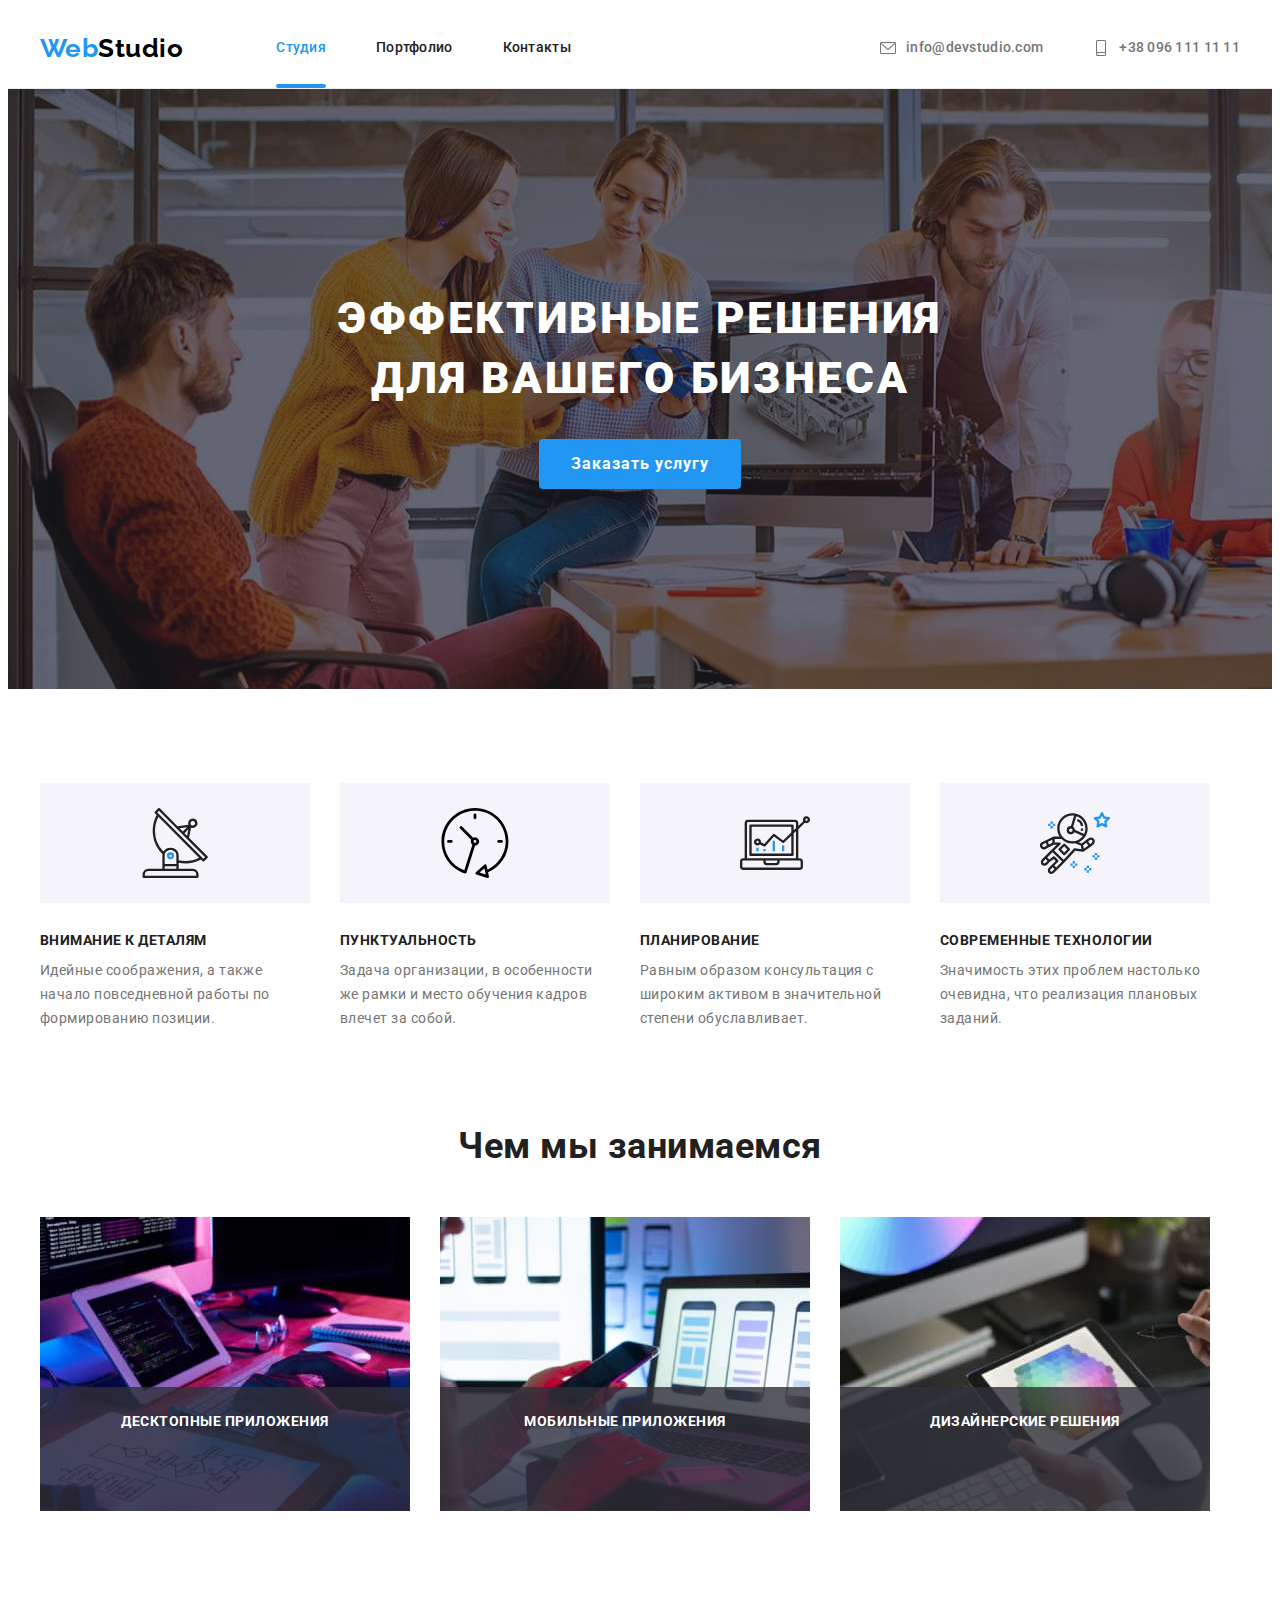
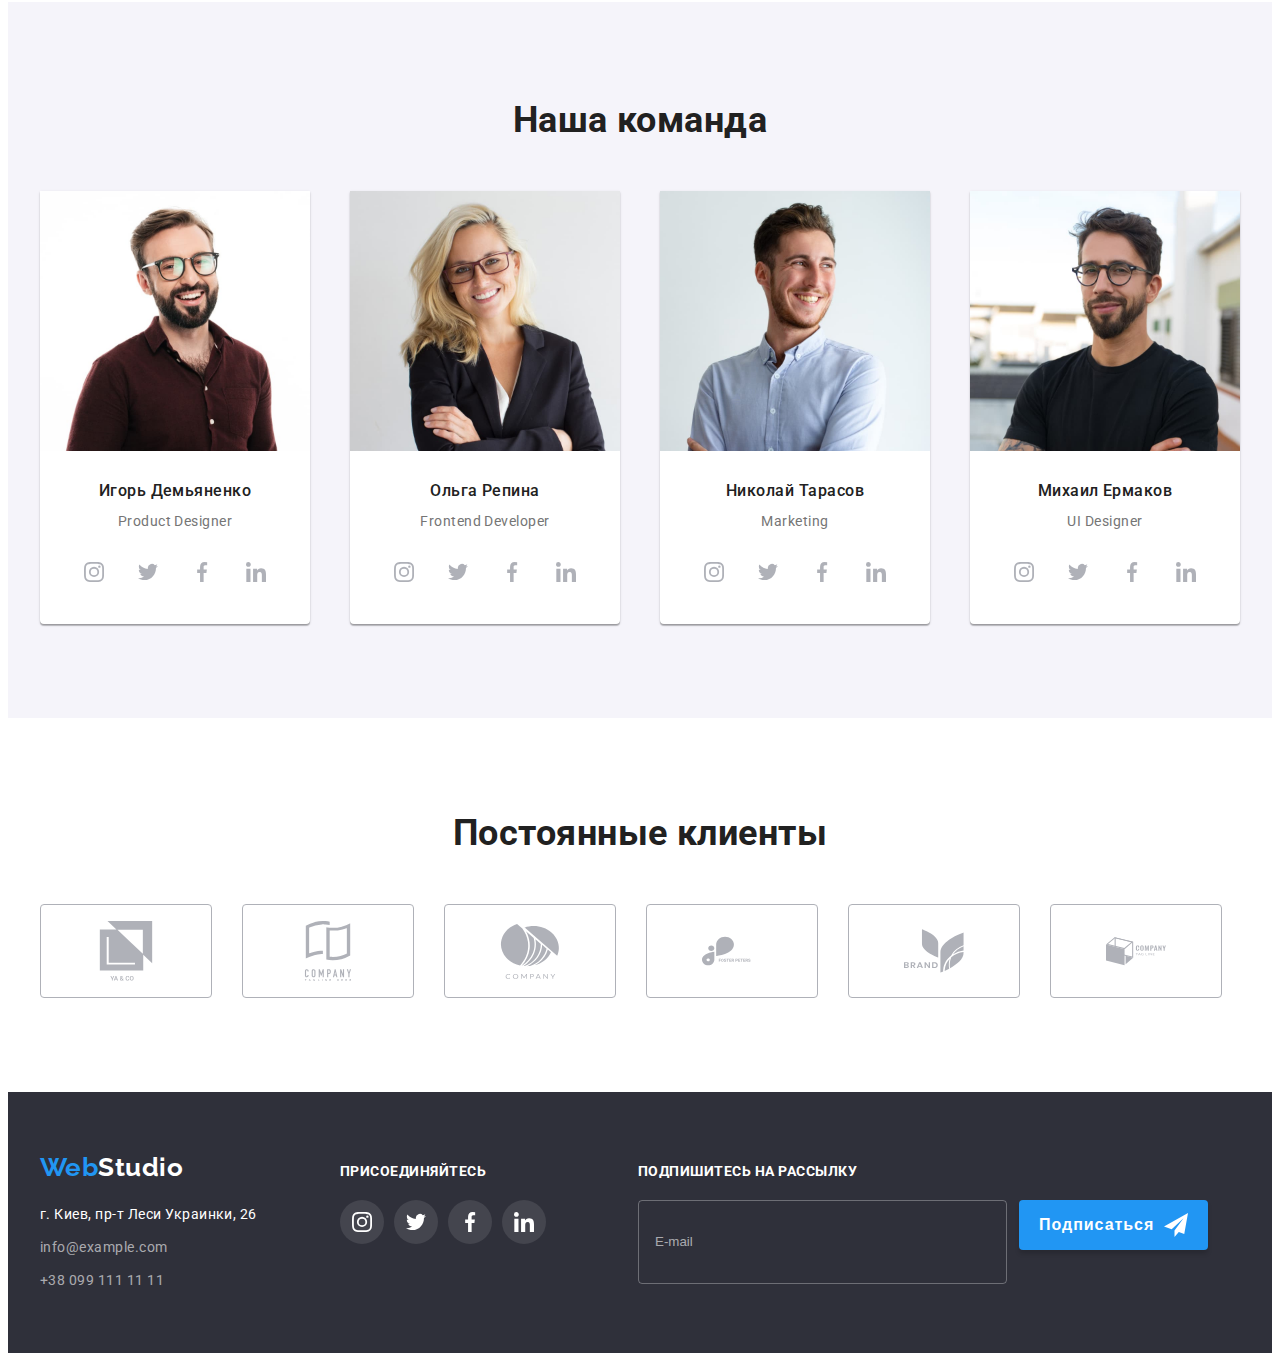
<file: index.html>
<!DOCTYPE html>
<html lang="ru">
  <head>
    <meta charset="UTF-8" />
    <meta http-equiv="X-UA-Compatible" content="IE=edge" />
    <meta name="viewport" content="width=device-width, initial-scale=1.0" />
    <title>Студия</title>
    <link rel="preconnect" href="https://fonts.googleapis.com" />
    <link rel="preconnect" href="https://fonts.gstatic.com" crossorigin />
    <link
      href="https://fonts.googleapis.com/css2?family=Raleway:wght@700&family=Roboto:wght@400;500;700;900&display=swap"
      rel="stylesheet"
    />
    <link
      rel="stylesheet"
      href="https://cdnjs.cloudflare.com/ajax/libs/modern-normalize/1.1.0/modern-normalize.min.css"
      integrity="sha512-wpPYUAdjBVSE4KJnH1VR1HeZfpl1ub8YT/NKx4PuQ5NmX2tKuGu6U/JRp5y+Y8XG2tV+wKQpNHVUX03MfMFn9Q=="
      crossorigin="anonymous"
      referrerpolicy="no-referrer"
    />
    <link rel="stylesheet" href="./css/styles.css" />
  </head>
  <body>
    <!-- HEADER -->
    <header class="page-header">
      <div class="container header-container">
        <nav class="navigation">
          <a class="logo link" href="" lang="en"><span class="logo-web">Web</span>Studio</a>
          <ul class="menu list">
            <li class="menu-item">
              <a class="menu-link link active" href="./index.html">Студия</a>
            </li>
            <li class="menu-item">
              <a class="menu-link link" href="./portfolio.html">Портфолио</a>
            </li>
            <li class="menu-item">
              <a class="menu-link link" href="">Контакты</a>
            </li>
          </ul>
        </nav>
        <ul class="contact list">
          <li class="contact-item">
            <a class="contact-link link" href="mailto:info@devstudio.com">
              <svg class="contact-icon" width="16" height="16">
                <use href="./images/icons.svg#icon-envelope"></use>
              </svg>
              info@devstudio.com</a>
          </li>
          <li class="contact-item">
            <a class="contact-link link" href="tel:+380961111111">
              <svg class="contact-icon" width="16" height="16">
                <use href="./images/icons.svg#icon-smartphone"></use>
              </svg>
              +38 096 111 11 11</a>
          </li>
        </ul>
      </div>
    </header>
    <!-- Hero -->
    <main>
      <section class="hero">
        <div class="container">
          <h1 class="hero-title white-theme">Эффективные решения для вашего бизнеса</h1>
          <button class="modal-btn" type="button" data-modal-open>Заказать услугу</button>
        </div>
      </section>
      <section class="feature">
        <div class="container">
          <h2 class="subtitle visually-hidden">Наша характеристика</h2>
          <ul class="list feature-list-container">
            <li class="feature-container-item">
              <div class="feature-icon-box">
                <svg class="feature-icon" width="70" height="70">
                  <use href="./images/icons.svg#icon-antenna"></use>
                </svg>
              </div>
              <h3 class="feature-title">Внимание к деталям</h3>
              <p class="description">
                Идейные соображения, а также начало повседневной работы по формированию позиции.
              </p>
            </li>
            <li class="feature-container-item">
              <div class="feature-icon-box">
                <svg class="feature-icon" width="70" height="70">
                  <use href="./images/icons.svg#icon-clock"></use>
                </svg>
              </div>
              <h3 class="feature-title">Пунктуальность</h3>
              <p class="description">
                Задача организации, в особенности же рамки и место обучения кадров влечет за собой.
              </p>
            </li>
            <li class="feature-container-item">
              <div class="feature-icon-box">
                <svg class="feature-icon" width="70" height="70">
                  <use href="./images/icons.svg#icon-diagram"></use>
                </svg>
              </div>
              <h3 class="feature-title">Планирование</h3>
              <p class="description">
                Равным образом консультация с широким активом в значительной степени обуславливает.
              </p>
            </li>
            <li class="feature-container-item">
              <div class="feature-icon-box">
                <svg class="feature-icon" width="70" height="70">
                  <use href="./images/icons.svg#icon-astronaut"></use>
                </svg>
              </div>
              <h3 class="feature-title">Современные технологии</h3>
              <p class="description">
                Значимость этих проблем настолько очевидна, что реализация плановых заданий.
              </p>
            </li>
          </ul>
        </div>
      </section>
      <section class="work">
        <div class="container">
          <h2 class="subtitle">Чем мы занимаемся</h2>
          <ul class="list work-list">
            <li class="work-item">
              <img
                src="./images/our-work/layout.jpg"
                alt="виртуальный графический макет"
                width="370"
                height="294"
              />
              <p class="work-description white-theme">Десктопные приложения</p>
            </li>
            <li class="work-item">
              <img
                src="./images/our-work/design.jpg"
                alt="мобильный дизайн"
                width="370"
                height="294"
              />
              <p class="work-description white-theme">Мобильные приложения</p>
            </li>
            <li class="work-item">
              <img
                src="./images/our-work/exterior-design.jpg"
                alt="выбор цвета для внешнего дизайна"
                width="370"
                height="294"
              />
              <p class="work-description white-theme">Дизайнерские решения</p>
            </li>
          </ul>
        </div>
      </section>
      <section class="team">
        <div class="container">
          <h2 class="subtitle">Наша команда</h2>
          <ul class="list team-list">
            <li class="team-item">
              <div class="team-card-box">
                <img src="./images/team/igor.jpg" alt="Игорь Демьяненко" width="270" height="260" />
                <div class="team-card">
                  <h3 class="team-title">Игорь Демьяненко</h3>
                  <p class="description" lang="en">Product Designer</p>
                  <ul class="social-list list">
                    <li class="social-list-item">
                      <a href="" class="social-list-link">
                        <svg class="social-list-icon" width="20" height="20">
                          <use href="./images/icons.svg#icon-instagram"></use>
                        </svg>
                      </a>
                    </li>
                    <li class="social-list-item">
                      <a href="" class="social-list-link">
                        <svg class="social-list-icon" width="20" height="20">
                          <use href="./images/icons.svg#icon-twitter"></use>
                        </svg>
                      </a>
                    </li>
                    <li class="social-list-item">
                      <a href="" class="social-list-link">
                        <svg class="social-list-icon" width="20" height="20">
                          <use href="./images/icons.svg#icon-facebook"></use>
                        </svg>
                      </a>
                    </li>
                    <li class="social-list-item">
                      <a href="" class="social-list-link">
                        <svg class="social-list-icon" width="20" height="20">
                          <use href="./images/icons.svg#icon-linkedin"></use>
                        </svg>
                      </a>
                    </li>
                  </ul>
                </div>
              </div>
            </li>
            <li class="team-item">
              <div class="team-card-box">
                <img src="./images/team/olga.jpg" alt="Ольга Репина" width="270" height="260" />
                <div class="team-card">
                  <h3 class="team-title">Ольга Репина</h3>
                  <p class="description" lang="en">Frontend Developer</p>
                  <ul class="social-list list">
                    <li class="social-list-item">
                      <a href="" class="social-list-link">
                        <svg class="social-list-icon" width="20" height="20">
                          <use href="./images/icons.svg#icon-instagram"></use>
                        </svg>
                      </a>
                    </li>
                    <li class="social-list-item">
                      <a href="" class="social-list-link">
                        <svg class="social-list-icon" width="20" height="20">
                          <use href="./images/icons.svg#icon-twitter"></use>
                        </svg>
                      </a>
                    </li>
                    <li class="social-list-item">
                      <a href="" class="social-list-link">
                        <svg class="social-list-icon" width="20" height="20">
                          <use href="./images/icons.svg#icon-facebook"></use>
                        </svg>
                      </a>
                    </li>
                    <li class="social-list-item">
                      <a href="" class="social-list-link">
                        <svg class="social-list-icon" width="20" height="20">
                          <use href="./images/icons.svg#icon-linkedin"></use>
                        </svg>
                      </a>
                    </li>
                  </ul>
                </div>
              </div>
            </li>
            <li class="team-item">
              <div class="team-card-box">
                <img
                  src="./images/team/nikolay.jpg"
                  alt="Николай Тарасов"
                  width="270"
                  height="260"
                />
                <div class="team-card">
                  <h3 class="team-title">Николай Тарасов</h3>
                  <p class="description team-description" lang="en">Marketing</p>
                  <ul class="social-list list">
                    <li class="social-list-item">
                      <a href="" class="social-list-link">
                        <svg class="social-list-icon" width="20" height="20">
                          <use href="./images/icons.svg#icon-instagram"></use>
                        </svg>
                      </a>
                    </li>
                    <li class="social-list-item">
                      <a href="" class="social-list-link">
                        <svg class="social-list-icon" width="20" height="20">
                          <use href="./images/icons.svg#icon-twitter"></use>
                        </svg>
                      </a>
                    </li>
                    <li class="social-list-item">
                      <a href="" class="social-list-link">
                        <svg class="social-list-icon" width="20" height="20">
                          <use href="./images/icons.svg#icon-facebook"></use>
                        </svg>
                      </a>
                    </li>
                    <li class="social-list-item">
                      <a href="" class="social-list-link">
                        <svg class="social-list-icon" width="20" height="20">
                          <use href="./images/icons.svg#icon-linkedin"></use>
                        </svg>
                      </a>
                    </li>
                  </ul>
                </div>
              </div>
            </li>
            <li class="team-item">
              <div class="team-card-box">
                <img
                  src="./images/team/michail.jpg"
                  alt="Михаил Ермаков"
                  width="270"
                  height="260"
                />
                <div class="team-card">
                  <h3 class="team-title">Михаил Ермаков</h3>
                  <p class="description" lang="en">UI Designer</p>
                  <ul class="social-list list">
                    <li class="social-list-item">
                      <a href="" class="social-list-link">
                        <svg class="social-list-icon" width="20" height="20">
                          <use href="./images/icons.svg#icon-instagram"></use>
                        </svg>
                      </a>
                    </li>
                    <li class="social-list-item">
                      <a href="" class="social-list-link">
                        <svg class="social-list-icon" width="20" height="20">
                          <use href="./images/icons.svg#icon-twitter"></use>
                        </svg>
                      </a>
                    </li>
                    <li class="social-list-item">
                      <a href="" class="social-list-link">
                        <svg class="social-list-icon" width="20" height="20">
                          <use href="./images/icons.svg#icon-facebook"></use>
                        </svg>
                      </a>
                    </li>
                    <li class="social-list-item">
                      <a href="" class="social-list-link">
                        <svg class="social-list-icon" width="20" height="20">
                          <use href="./images/icons.svg#icon-linkedin"></use>
                        </svg>
                      </a>
                    </li>
                  </ul>
                </div>
              </div>
            </li>
          </ul>
        </div>
      </section>
      <section class="clients">
        <div class="container">
          <h3 class="clients-title subtitle">Постоянные клиенты</h3>
          <ul class="clients-list list">
            <li class="clients-list-item">
              <a href="" class="clients-list-link">
                <svg class="clients-list-icon" width="106" height="60">
                  <use href="./images/icons.svg#icon-client-ya"></use>
                </svg>
              </a>
            </li>
            <li class="clients-list-item">
              <a href="" class="clients-list-link">
                <svg class="clients-list-icon" width="106" height="60">
                  <use href="./images/icons.svg#icon-client-tagline"></use>
                </svg>
              </a>
            </li>
            <li class="clients-list-item">
              <a href="" class="clients-list-link">
                <svg class="clients-list-icon" width="106" height="60">
                  <use href="./images/icons.svg#icon-client-company"></use>
                </svg>
              </a>
            </li>
            <li class="clients-list-item">
              <a href="" class="clients-list-link">
                <svg class="clients-list-icon" width="106" height="60">
                  <use href="./images/icons.svg#icon-client-foster"></use>
                </svg>
              </a>
            </li>
            <li class="clients-list-item">
              <a href="" class="clients-list-link">
                <svg class="clients-list-icon" width="106" height="60">
                  <use href="./images/icons.svg#icon-client-brand"></use>
                </svg>
              </a>
            </li>
            <li class="clients-list-item">
              <a href="" class="clients-list-link">
                <svg class="clients-list-icon" width="106" height="60">
                  <use href="./images/icons.svg#icon-client-tag"></use>
                </svg>
              </a>
            </li>
          </ul>
        </div>
      </section>
    </main>
    <!-- Footer -->
    <footer class="page-footer">
      <div class="container footer-container">
        <div class="footer-adress-box">
          <a class="logo link white-theme" href="" lang="en">
            <span class="logo-web">Web</span>Studio</a>
          <address>
            <ul class="list">
              <li class="address-list">
                <a
                  class="address-item description link white-theme"
                  href="https://goo.gl/maps/BCof7u3j1q6mSy856"
                  target="_blank"
                  rel="noopener nofollow noreferrer">г. Киев, пр-т Леси Украинки, 26</a>
              </li>
              <li class="address-list">
                <a class="address-item description link" href="mailto:info@example.com">info@example.com</a
                >
              </li>
              <li class="address-list">
                <a class="address-item description link" href="tel:+380991111111">+38 099 111 11 11</a>
              </li>
            </ul>
          </address>
        </div>
        <div class="footer-social-box">
          <p class="footer-title white-theme">присоединяйтесь</p>
          <ul class="social-list list">
            <li class="social-list-item">
              <a href="" class="social-list-link">
                <svg class="social-list-icon" width="20" height="20">
                  <use href="./images/icons.svg#icon-instagram"></use>
                </svg>
              </a>
            </li>
            <li class="social-list-item">
              <a href="" class="social-list-link">
                <svg class="social-list-icon" width="20" height="20">
                  <use href="./images/icons.svg#icon-twitter"></use>
                </svg>
              </a>
            </li>
            <li class="social-list-item">
              <a href="" class="social-list-link">
                <svg class="social-list-icon" width="20" height="20">
                  <use href="./images/icons.svg#icon-facebook"></use>
                </svg>
              </a>
            </li>
            <li class="social-list-item">
              <a href="" class="social-list-link">
                <svg class="social-list-icon" width="20" height="20">
                  <use href="./images/icons.svg#icon-linkedin"></use>
                </svg>
              </a>
            </li>
          </ul>
        </div>
        <div class="footer-newsletter-box">
          <p class="footer-title white-theme">Подпишитесь на рассылку</p>
          <form class="footer-newsletter-form">
            <input
              type="email"
              name="email"
              id="email"
              placeholder="E-mail"
              autocomplete="off"
              required
            />
            <button class="footer-btn white-theme" type="submit">
              Подписаться
              <svg class="footer-icon" width="24" height="24">
                <use href="./images/icons.svg#icon-send"></use>
              </svg>
            </button>
          </form>
        </div>
      </div>
    </footer>
    <div class="backdrop is-hidden" data-modal>
      <div class="modal">
        <button class="modal-close-btn" type="button" data-modal-close>
          <svg class="modal-close-icon" width="11" height="11">
            <use href="./images/icons.svg#icon-close"></use>
          </svg>
        </button>
        <p class="modal-title">Оставьте свои данные, мы вам перезвоним</p>
        <form class="modal-form">
          <label for="username" class="modal-form-field">Имя </label>
          <div class="modal-form-box">
            <input
              class="modal-form-input"
              id="username"
              type="text"
              name="username"
              minlength="2"
            />
            <svg class="modal-form-icon" width="18" height="18">
              <use href="./images/icons.svg#icon-person"></use>
            </svg>
          </div>
          <label for="user-telephone" class="modal-form-field">Телефон </label>
          <div class="modal-form-box">
            <input
              class="modal-form-input"
              id="user-telephone"
              type="tel"
              name="user_telephone"
              required
              pattern="[0-9]{10}"
              title="0123456789"
            />
            <svg class="modal-form-icon" width="18" height="18">
              <use href="./images/icons.svg#icon-phone"></use>
            </svg>
          </div>
          <label for="user-email" class="modal-form-field">Почта </label>
          <div class="modal-form-box">
            <input class="modal-form-input" id="user-email" type="email" name="user_email" />
            <svg class="modal-form-icon" width="18" height="18">
              <use href="./images/icons.svg#icon-email"></use>
            </svg>
          </div>
          <label class="modal-form-field" for="modal-form-textarea">Комментарий </label>
          <textarea
            class="modal-form-textarea"
            id="modal-form-textarea"
            name="user_message"
            rows="10"
            placeholder="Введите текст"
          >
          </textarea>
          <input
            class="form-checkbox visually-hidden"
            type="checkbox"
            id="checkbox-agreement"
            name="agreement_policy"
            required
          />
          <label class="form-checkbox-text" for="checkbox-agreement">
            Соглашаюсь с рассылкой и принимаю&nbsp;
            <a class="form-checkbox-link" href="">Условия договора</a>
          </label>
          <button class="modal-form-btn white-theme" type="submit">Отправить</button>
        </form>
      </div>
    </div>
    <script src="./modal.js"></script>
  </body>
</html>
</file>
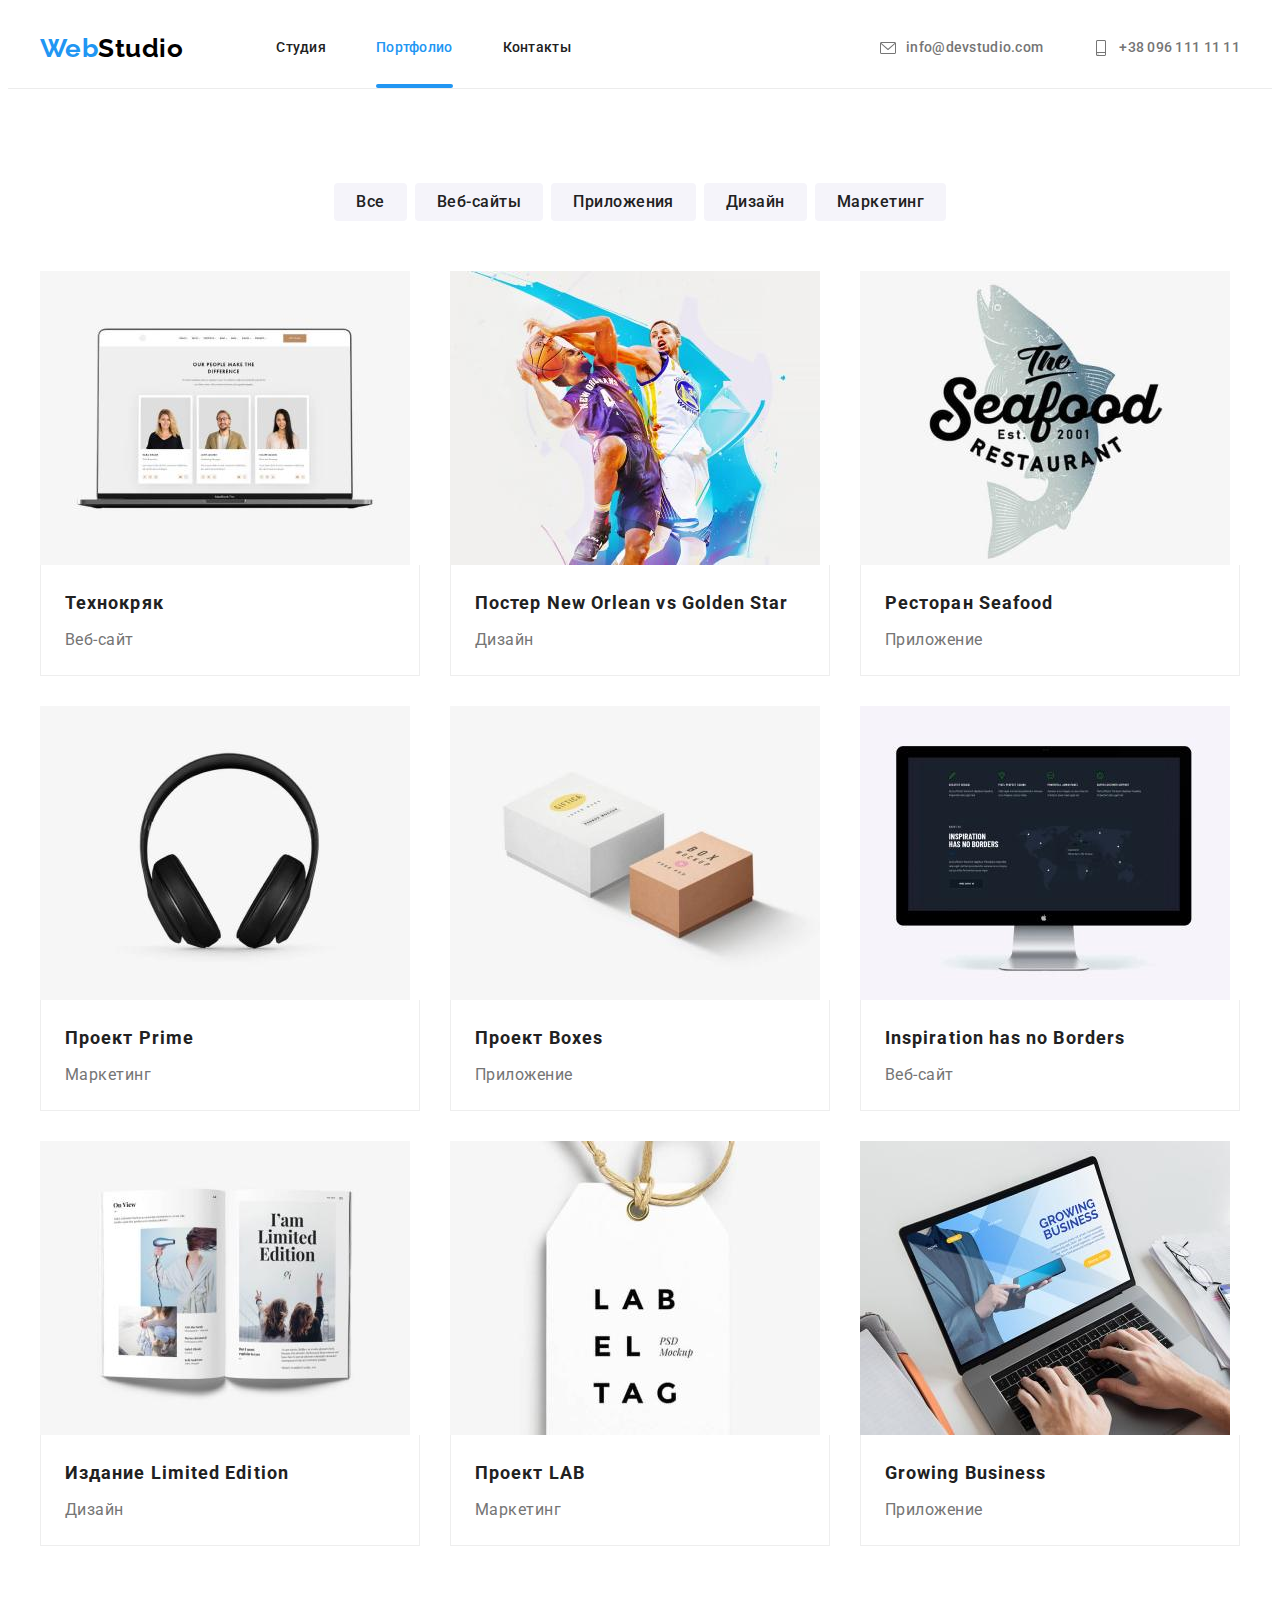
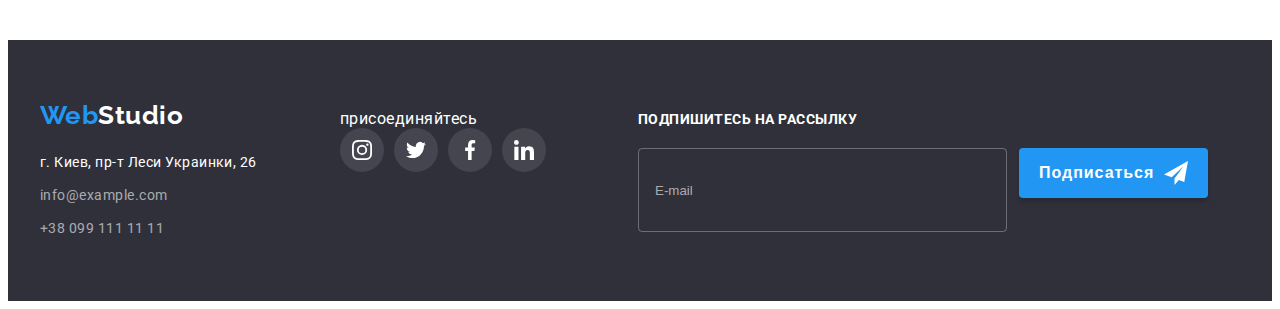
<file: portfolio.html>
<!DOCTYPE html>
<html lang="ru">
<head>
    <meta charset="UTF-8">
    <meta http-equiv="X-UA-Compatible" content="IE=edge">
    <meta name="viewport" content="width=device-width, initial-scale=1.0">
    <title>Портфолио</title>
    <link rel="preconnect" href="https://fonts.googleapis.com">
    <link rel="preconnect" href="https://fonts.gstatic.com" crossorigin>
    <link href="https://fonts.googleapis.com/css2?family=Raleway:wght@700&family=Roboto:wght@400;500;700;900&display=swap"
        rel="stylesheet">
    <link rel="stylesheet" href="https://cdnjs.cloudflare.com/ajax/libs/modern-normalize/1.1.0/modern-normalize.min.css" integrity="sha512-wpPYUAdjBVSE4KJnH1VR1HeZfpl1ub8YT/NKx4PuQ5NmX2tKuGu6U/JRp5y+Y8XG2tV+wKQpNHVUX03MfMFn9Q==" crossorigin="anonymous" referrerpolicy="no-referrer" />
    <link rel="stylesheet" href="./css/styles.css">
    
</head>
<body>
    <!-- Header -->
    <header class="page-header">
        <div class="container header-container">
            <nav class="navigation">
                <a class="logo link" href="" lang="en"><span class="logo-web">Web</span>Studio</a>
                <ul class="menu list">
                    <li class="menu-item">
                        <a class="menu-link link" href="./index.html">Студия</a>
                    </li>
                    <li class="menu-item">
                        <a class="menu-link link active" href="./portfolio.html">Портфолио</a>
                    </li>
                    <li class="menu-item">
                        <a class="menu-link link" href="">Контакты</a>
                    </li>
                </ul>
            </nav>
            <ul class="contact list">
                <li class="contact-item">
                    <a class="contact-link link" href="mailto:info@devstudio.com">
                        <svg class="contact-icon" width="16" height="16">
                            <use href="./images/icons.svg#icon-envelope"></use>
                        </svg>
                        info@devstudio.com</a>
                </li>
                <li class="contact-item">
                    <a class="contact-link link" href="tel:+380961111111">
                        <svg class="contact-icon" width="16" height="16">
                            <use href="./images/icons.svg#icon-smartphone"></use>
                        </svg>
                        +38 096 111 11 11</a>
                </li>
            </ul>
        </div>
    </header>
    <!-- Портфолио -->
    <main>
        <section class="portfolio">
            <div class="container">
                <h1 class="subtitle visually-hidden">Портфолио</h1>
                <ul class="list portfolio-btn-list">
                    <li class="portfolio-btn-item">
                        <button class="portfolio-btn" type="button">Все</button>
                    </li>
                    <li class="portfolio-btn-item">
                        <button class="portfolio-btn" type="button">Веб-сайты</button>
                    </li>
                    <li class="portfolio-btn-item">
                        <button class="portfolio-btn" type="button">Приложения</button>
                    </li>
                    <li class="portfolio-btn-item">
                        <button class="portfolio-btn" type="button">Дизайн</button>
                    </li>
                    <li class="portfolio-btn-item">
                        <button class="portfolio-btn" type="button">Маркетинг</button>
                    </li>
                </ul>
                <ul class="list portfolio-list">
                    <li class="portfolio-list-item">
                        <a class="portfolio-list-link link" href="">
                            <div class="portfolio-img-wrap">
                                <img class="portfolio-img" src="./images/projects/technokryak.jpg" alt="вебсайт" width="370" height="294">
                                <p class="portfolio-card">
                                    Ресурс предлагает комплексные предложения с разным уровнем функционала и сервисов. Все это позволит посетителю
                                    получить исчерпывающие сведения компании или частном лице.
                                </p>
                            </div>                            
                            <div class="portfolio-item">
                                <h2 class="portfolio-title">Технокряк</h2>
                                <p class="portfolio-description">Веб-сайт</p>                                
                            </div>                    
                        </a>
                    </li>
                    <li class="portfolio-list-item">
                        <a class="portfolio-list-link link" href="">
                            <div class="portfolio-img-wrap">
                                <img src="./images/projects/new-orlean.jpg" alt="постер с баскетболистами" width="370" height="294">
                                <p class="portfolio-card">
                                    Ресурс предлагает комплексные предложения с разным уровнем функционала и сервисов. Все это позволит посетителю
                                    получить исчерпывающие сведения компании или частном лице.
                                </p>
                            </div>                                                     
                            <div class="portfolio-item">
                                <h2 class="portfolio-title">Постер <span lang="en">New Orlean vs Golden Star</span></h2>
                                <p class="portfolio-description">Дизайн</p>
                            </div>
                        </a>                                                
                    </li>
                    <li class="portfolio-list-item">
                        <a class="portfolio-list-link link" href="">
                            <div class="portfolio-img-wrap">
                                <img src="./images/projects/seafood.jpg" alt="Ресторан &#10077;The Seafood&#10078;" width="370" height="294">
                                <p class="portfolio-card">
                                    Ресурс предлагает комплексные предложения с разным уровнем функционала и сервисов. Все это позволит посетителю
                                    получить исчерпывающие сведения компании или частном лице.
                                </p>
                            </div>                                                              
                            <div class="portfolio-item">
                                <h2 class="portfolio-title">Ресторан <span lang="en">Seafood</span></h2>
                                <p class="portfolio-description">Приложение</p>
                            </div>
                        </a>                    
                    </li>
                    <li class="portfolio-list-item">
                        <a class="portfolio-list-link link" href="">
                            <div class="portfolio-img-wrap">
                                <img src="./images/projects/prime.jpg" alt="Наушники" width="370" height="294">
                                <p class="portfolio-card">
                                    Ресурс предлагает комплексные предложения с разным уровнем функционала и сервисов. Все это позволит посетителю
                                    получить исчерпывающие сведения компании или частном лице.
                                </p>
                            </div>                              
                            <div class="portfolio-item">
                                <h2 class="portfolio-title">Проект <span lang="en">Prime</span></h2>
                                <p class="portfolio-description">Маркетинг</p>
                            </div>
                        </a>                                                
                    </li>
                    <li class="portfolio-list-item">
                        <a class="portfolio-list-link link" href="">
                            <div class="portfolio-img-wrap">
                                <img src="./images/projects/boxes.jpg" alt="2 коробки" width="370" height="294">
                                <p class="portfolio-card">
                                    Ресурс предлагает комплексные предложения с разным уровнем функционала и сервисов. Все это позволит посетителю
                                    получить исчерпывающие сведения компании или частном лице.
                                </p>
                            </div>                              
                            <div class="portfolio-item">
                                <h2 class="portfolio-title">Проект <span lang="en">Boxes</span></h2>
                                <p class="portfolio-description">Приложение</p>
                            </div>
                        </a>                                                
                    </li>
                    <li class="portfolio-list-item">
                        <a class="portfolio-list-link link" href="">
                            <div class="portfolio-img-wrap">
                                <img src="./images/projects/inspiration.jpg" alt="Монитор" width="370" height="294">
                                <p class="portfolio-card">
                                    Ресурс предлагает комплексные предложения с разным уровнем функционала и сервисов. Все это позволит посетителю
                                    получить исчерпывающие сведения компании или частном лице.
                                </p>
                            </div>                              
                            <div class="portfolio-item">
                                <h2 class="portfolio-title" lang="en">Inspiration has no Borders</h2>
                                <p class="portfolio-description">Веб-сайт</p>
                            </div>
                        </a>                                                
                    </li>
                    <li class="portfolio-list-item">
                        <a class="portfolio-list-link link" href="">
                            <div class="portfolio-img-wrap">
                                <img src="./images/projects/lmt-edition.jpg" alt="Журнал" width="370" height="294">
                                <p class="portfolio-card">
                                    Ресурс предлагает комплексные предложения с разным уровнем функционала и сервисов. Все это позволит посетителю
                                    получить исчерпывающие сведения компании или частном лице.
                                </p>
                            </div>                              
                            <div class="portfolio-item">
                                <h2 class="portfolio-title">Издание <span lang="en">Limited Edition</span></h2>
                                <p class="portfolio-description">Дизайн</p>
                            </div>
                        </a>                                                
                    </li>
                    <li class="portfolio-list-item">
                        <a class="portfolio-list-link link" href="">
                            <div class="portfolio-img-wrap">
                                <img src="./images/projects/lab.jpg" alt="Ярлык с лейблом" width="370" height="294">
                                <p class="portfolio-card">
                                    Ресурс предлагает комплексные предложения с разным уровнем функционала и сервисов. Все это позволит посетителю
                                    получить исчерпывающие сведения компании или частном лице.
                                </p>
                            </div>                              
                            <div class="portfolio-item">
                                <h2 class="portfolio-title">Проект <span lang="en">LAB</span></h2>
                                <p class="portfolio-description">Маркетинг</p>
                            </div>
                        </a>                                                
                    </li>
                    <li class="portfolio-list-item">
                        <a class="portfolio-list-link link" href="">
                            <div class="portfolio-img-wrap">
                                <img src="./images/projects/grw-business.jpg" alt="Человек печатает на ноутбуке" width="370" height="294">
                                <p class="portfolio-card">
                                    Ресурс предлагает комплексные предложения с разным уровнем функционала и сервисов. Все это позволит посетителю
                                    получить исчерпывающие сведения компании или частном лице.
                                </p>
                            </div>                              
                            <div class="portfolio-item">
                                <h2 class="portfolio-title" lang="en">Growing Business</h2>
                                <p class="portfolio-description">Приложение</p>
                            </div>
                        </a>                                                
                    </li>
                </ul>
            </div>            
        </section>    
        
    </main>
    <!-- Footer -->
    <footer class="page-footer">
        <div class="container footer-container">
            <div class="footer-adress-box">
                <a class="logo link white-theme" href="" lang="en"> <span class="logo-web">Web</span>Studio</a>
                <address>
                    <ul class="list">
                        <li class="address-list">
                            <a class="address-item description link white-theme" href="https://goo.gl/maps/BCof7u3j1q6mSy856"
                                target="_blank" rel="noopener nofollow noreferrer">г. Киев, пр-т Леси Украинки, 26</a>
                        </li>
                        <li class="address-list">
                            <a class="address-item description link" href="mailto:info@example.com">info@example.com</a>
                        </li>
                        <li class="address-list">
                            <a class="address-item description link" href="tel:+380991111111">+38 099 111 11 11</a>
                        </li>
                    </ul>
                </address>
            </div>
            <div class="footer-social-box">
                <p class="footer-social-title white-theme">присоединяйтесь</p>
                <ul class="social-list list">
                    <li class="social-list-item">
                        <a href="" class="social-list-link">
                            <svg class="social-list-icon" width="20" height="20">
                                <use href="./images/icons.svg#icon-instagram"></use>
                            </svg>
                        </a>
                    </li>
                    <li class="social-list-item">
                        <a href="" class="social-list-link">
                            <svg class="social-list-icon" width="20" height="20">
                                <use href="./images/icons.svg#icon-twitter"></use>
                            </svg>
                        </a>
                    </li>
                    <li class="social-list-item">
                        <a href="" class="social-list-link">
                            <svg class="social-list-icon" width="20" height="20">
                                <use href="./images/icons.svg#icon-facebook"></use>
                            </svg>
                        </a>
                    </li>
                    <li class="social-list-item">
                        <a href="" class="social-list-link">
                            <svg class="social-list-icon" width="20" height="20">
                                <use href="./images/icons.svg#icon-linkedin"></use>
                            </svg>
                        </a>
                    </li>
                </ul>
            </div>
            <div class="footer-newsletter-box">
                <p class="footer-title white-theme">Подпишитесь на рассылку</p>
                <form class="footer-newsletter-form">
                    <input type="email" name="email" id="email" placeholder="E-mail" autocomplete="off" required>
                    <button class="footer-btn white-theme" type="submit">Подписаться
                        <svg class="footer-icon" width="24" height="24">
                            <use href="./images/icons.svg#icon-send"></use>
                        </svg>
                    </button>
                </form>
            </div>
        </div>
    </footer>
</body>
</html>
</file>
<file: css/styles.css>
:root{
    --accent-color:#2196F3;
    --white-color:#FFFFFF;
    --btn-color:#188CE8;
    --main-font:#212121;
    --secondary-font: #757575;
    --adr-color: rgba(255, 255, 255, 0.6);
    --bgc-color: #FFFFFF;
    --logo-black-color:#000000;
    --secondary-bgc-color: #2F303A;
    --hero-bg-color: #C4C4C4;   
    --third-bgc-color: #F5F4FA;
    --border-header:#ECECEC;
    --border-card: #EEEEEE;
    --svg-list-color: #AFB1B8;
}
h1,h2,h3,h4,h5,h6,p,ul,ol{
    margin-top: 0;
    margin-bottom: 0;
}
ul,ol{
    padding-left: 0;
}
img{
    display: block;
}
.container{
    width: 1200px;
    padding-left: 15px;
    padding-right: 15px;
    margin-left: auto;
    margin-right: auto;
}   
body{
    font-family: 'Roboto', sans-serif;
    letter-spacing: 0.03em;
    color: var(--main-font);
    background-color: var(--bgc-color);
}
.link{
    text-decoration:none;
}
.list{
    list-style: none;
    font-style: normal;
}
.visually-hidden{
    position: absolute;
        width: 1px;
        height: 1px;
        margin: -1px;
        border: 0;
        padding: 0;
   
        white-space: nowrap;
        clip-path: inset(100%);
        clip: rect(0 0 0 0);
        overflow: hidden;
}
/* =====================================LOGO=======*/
.logo{
    font-family: 'Raleway', sans-serif;
    font-weight: 700;
    font-size: 26px;
    line-height: 1.19;  
    color: var(--logo-black-color);
    margin-right: 93px;
}
.logo-web{
    color: var(--accent-color);
}
/* ====================================HEADER======== */
.page-header{
    border-bottom: 1px solid var(--border-header);
}
.header-container {
    display: flex;
    align-items: center;
    justify-content: space-between;
}
.navigation{
    display: flex;
    align-items: center;
}
.menu{
    display: flex;
    align-items: center;
}
.contact{
    display: flex;
    align-items: center;
}
.menu-item:not(:last-child),
.contact-item:not(:last-child) {
    margin-right:50px;
}
.menu-link,
.contact-link{
    display:flex;
    font-weight: 500;
    font-size: 14px;
    line-height: 1.14;
    letter-spacing: 0.02em;
    color: inherit;
    padding-top: 32px;
    padding-bottom: 32px;
    align-items: center;
    transition: color 250ms cubic-bezier(0.4, 0, 0.2, 1);
}
.contact-link {
    color: var(--secondary-font);
    transition: color 250ms cubic-bezier(0.4, 0, 0.2, 1);
}
.contact-icon{
    margin-right: 10px;
    background-size: 16px 12px;
    fill: var(--secondary-font);
    transition: fill 250ms cubic-bezier(0.4, 0, 0.2, 1);
}
.contact-link:hover .contact-icon,
.contact-link:focus .contact-icon{
    fill: var(--accent-color);
}
.menu-link:hover,
.menu-link:focus,
.contact-link:hover,
.contact-link:focus,
.address-item:focus,
.address-item:hover {
    color: var(--accent-color);
}
.menu-link.active{
    color:var(--accent-color);
}
.menu-item{
    position: relative;
}
.menu-link.active::after{
    content: '';
    display: block;
    position: absolute;
    bottom: 0px;
    background-color: var(--accent-color);
    width: 100%;
    height: 4px;
    border-radius: 2px;
}
/* =================================SECTION======= */
.modal-btn {
    display: block;
    min-width: 200px;
    font-family: inherit;
    font-weight: 700;
    font-size: 16px;
    line-height: 1.88;
    letter-spacing: 0.06em;
    background-color: var(--accent-color);
    color: var(--white-color);
    cursor: pointer;
    border-radius: 4px;
    border: none;
    padding: 10px 32px;
    margin-left: auto;
    margin-right: auto;  
    transition: background-color 250ms cubic-bezier(0.4, 0, 0.2, 1);
}
.modal-btn:hover,
.modal-btn:focus{
    background-color: var(--btn-color);
}
.hero {
    padding-top: 200px;
    padding-bottom: 200px;
    margin-right: auto;
    margin-left: auto;
    max-width: 1600px; 
    background-color: var(--hero-bg-color);
    background-image: linear-gradient(rgba(47, 48, 58, 0.4), rgba(47, 48, 58, 0.4)), url("../images/hero/bg-hero.jpg");
    background-size: cover;
    
    background-repeat: no-repeat;
}
.hero-title{
    max-width: 696px;
    font-weight: 900;
    font-size: 44px;
    line-height: 1.36;
    text-align: center;
    letter-spacing: 0.06em;
    text-transform: uppercase;
    margin-bottom: 30px;
    margin-left: auto;
    margin-right: auto;
}
.subtitle{
    font-weight: 700;
    font-size: 36px;
    line-height: 1.17;
    text-align: center;
    margin-bottom: 50px;
}   
.description{
    font-size: 14px;
    line-height: 1.71;
    color: var(--secondary-font);
}
/* =================================FEATURE====== */
.feature{
    padding-top: 94px;
    padding-bottom: 94px;
}
.feature-list-container{
    display: flex;
}
.feature-container-item{
    width: 270px;
}
.feature-container-item:not(:last-child){
    margin-right: 30px;    
}
.feature-title{
    font-weight: 700;
    font-size: 14px;
    line-height: 1.14;
    text-transform: uppercase;
    margin-bottom: 10px;
}
.feature-icon-box{
    display: flex;
    width: 270px;
    height: 120px;
    background-color: var(--third-bgc-color);
    justify-content: center;
    align-items: center;
    margin-bottom: 30px;
}
/* =================================WORK========= */
.work {
    padding-bottom: 91px;
}
.work-list {
    display: flex;
}
.work-item:not(:last-child){
    margin-right: 30px;
}
.work-item{
    position: relative;
}
.work-description{
    position:absolute;
    width: 100%;
    height: 70px;
    bottom: 0;
    background-color: rgba(47, 48, 58, 0.8);
    font-weight: 700;
    font-size: 14px;
    line-height: 1.14;
    text-align: center;
    text-transform: uppercase;
    padding-top: 27px;
    padding-bottom: 27px;
}
/* ====================================TEAM===== */
.team,
.portfolio-btn{
    background-color: var(--third-bgc-color);
}
.team{
    padding-top: 97px;
    padding-bottom: 94px;
}
.team-list{
    display:flex;
    justify-content: space-between;
}
.team-item:not(:last-child){
    margin-right:30px;
}
.team-card{
    padding: 30px 15px;
}
.team-card-box{
    background-color: var(--white-color);
    border-radius: 0px 0px 4px 4px;
    box-shadow: 0px 1px 3px rgba(0, 0, 0, 0.12), 0px 1px 1px rgba(0, 0, 0, 0.14), 0px 2px 1px rgba(0, 0, 0, 0.2);
}
.team-title{
    font-weight: 500;
    font-size: 16px;
    line-height: 1.19;
    margin-bottom: 10px;
    text-align: center;
}
.team-card>.description{
    text-align: center;
    margin-bottom: 16px;
}
.social-list{
    display: flex;
    justify-content: center;
}
.social-list-link{
    display: flex;
    width: 44px;
    height: 44px;   
    border-radius: 50%;
    justify-content: center;
    align-items: center;
    transition: background-color 250ms cubic-bezier(0.4, 0, 0.2, 1);
}
.social-list-item:not(:last-child) {
    margin-right: 10px;
}
.social-list-icon{
    fill: var(--svg-list-color);
    transition: fill 250ms cubic-bezier(0.4, 0, 0.2, 1);
}
.social-list-link:hover .social-list-icon,
.social-list-link:focus .social-list-icon {
    fill: var(--white-color);
}
/* ==============================CLIENTS======== */
.clients{
    padding-top: 94px;
    padding-bottom: 94px;
}
.clients-list{
    display:flex;   
}
.clients-list-item:not(:last-child){
    margin-right: 30px;
}
.clients-list-link{
    display: flex;
    width: 170px;
    height: 92px;
    justify-content: center;
    align-items: center;
    border: 1px solid var(--svg-list-color);
    border-radius: 4px;
    fill: var(--svg-list-color);
    transition: border 250ms cubic-bezier(0.4, 0, 0.2, 1);
}
.clients-list-icon{
    transition: fill 250ms cubic-bezier(0.4, 0, 0.2, 1);
}
.clients-list-link:hover .clients-list-icon,
.clients-list-link:focus .clients-list-icon {
    fill: var(--accent-color);
}
.clients-list-link:hover,
.clients-list-link:focus {
    border: 1px solid var(--accent-color);
}
/* ==============================FOOTER========= */
.page-footer {
    background-color: var(--secondary-bgc-color);
}
.address-item{
    color: var(--adr-color);
    transition: color 250ms cubic-bezier(0.4, 0, 0.2, 1);
}
.white-theme{
    color: var(--white-color);
}
.page-footer{
    padding-top: 60px;
    padding-bottom: 60px;
}
.footer-container{
    display: flex;
    align-items: baseline;
}
.footer-adress-box{
    width: 230px;
    margin-right: 70px;
}
.page-footer .logo{
    display:inline-block;
    margin-bottom: 20px;
}
.address-list:not(:last-child){
    margin-bottom: 9px;
}
.footer-title{
    font-weight: 700;
    font-size: 14px;
    line-height: 1.14;
    text-transform: uppercase;
    margin-bottom: 20px;
}
.footer-social-box{
    margin-right: 92px;
}
.footer-social-box .social-list-link{
    background-color: rgba(255, 255, 255, 0.1);
}
.footer-social-box .social-list-icon{
    fill: var(--white-color);
}
.social-list-link:hover,
.social-list-link:focus {
    background-color: var(--accent-color);
}
.footer-newsletter-box{
    width: 570px;
}
.footer-newsletter-form input[type="email"]{
    width: 358px;
    height: 50px;
    border: 1px solid rgba(255, 255, 255, 0.3);
    border-radius: 4px;
    margin-right: 12px;
    background-color: inherit;
    padding: 16px;
    line-height: 1.25;
    color: rgba(255, 255, 255, 0.6);
}
.footer-newsletter-form input[type="email"]::placeholder{
    color: rgba(255, 255, 255, 0.6);
}
.footer-newsletter-form{
    display: flex;

}
.footer-btn{
    display: flex;
    justify-content: center;
    align-items:center;
    width: 200px;
    height: 50px;    
    padding: 0px 10px;
    border: none;
    border-radius: 4px;
    font-weight: 700;
    font-size: 16px;
    line-height: 1.88;
    letter-spacing: 0.06em;
    background-color: var(--accent-color);
    box-shadow: 0px 4px 4px rgba(0, 0, 0, 0.15);
    cursor: pointer;    
    transition: background-color 250ms cubic-bezier(0.4, 0, 0.2, 1);
}
.footer-btn:focus{
    background-color: var(--btn-color);
}
.footer-icon{
    background-size: contain;
    margin-left: 10px;
}
/* ===============================PORTFOLIO======= */
.portfolio{
    padding-top: 94px;
    padding-bottom: 94px;
}
.portfolio-btn{
    min-width: 73px;
    font-family: inherit;
    font-weight: 500;
    font-size: 16px;
    line-height: 1.63;
    letter-spacing: inherit;
    color: inherit;
    cursor: pointer;
    border-radius: 4px;
    border: none;
    padding: 6px 22px;
    transition: box-shadow 250ms cubic-bezier(0.4, 0, 0.2, 1), background-color 250ms cubic-bezier(0.4, 0, 0.2, 1), color 250ms cubic-bezier(0.4, 0, 0.2, 1);
}
.portfolio-btn:hover,
.portfolio-btn:focus{
    background-color: var(--accent-color);
    color: var(--white-color);
    box-shadow: 0px 3px 1px rgba(0, 0, 0, 0.1), 0px 1px 2px rgba(0, 0, 0, 0.08), 0px 2px 2px rgba(0, 0, 0, 0.12);
}
.portfolio-btn-list {
    display: flex;
    justify-content: center;
    margin-bottom: 50px;
}
.portfolio-btn-item:not(:last-child) {
    margin-right: 8px;
}
.portfolio-title{
    font-weight: 700;
    font-size: 18px;
    line-height: 2;
    letter-spacing: 0.06em;
    color: var(--main-font);
    margin-bottom: 4px;
}
.portfolio-description{
    font-size: 16px;
    line-height: 1.88;
    color: var(--secondary-font);
    padding-bottom: ;
}
.portfolio-list{
    display:flex;
    flex-wrap: wrap;
    margin-right: -30px;
    margin-bottom: -30px;
}
.portfolio-list-item{
    margin-right: 30px;
    margin-bottom: 30px;
    flex-basis: calc((100% - 90px)/3);
}
.portfolio-item{
    padding:20px 24px;
    border-bottom: 1px solid var(--border-card);
    border-right: 1px solid var(--border-card);
    border-left: 1px solid var(--border-card);
}
.portfolio-list-link{
    display: block;
    transition: box-shadow 250ms cubic-bezier(0.4, 0, 0.2, 1);
}
.portfolio-list-link:hover,
.portfolio-list-link:focus {
    box-shadow: 0px 1px 1px rgba(0, 0, 0, 0.12), 0px 4px 4px rgba(0, 0, 0, 0.06), 1px 4px 6px rgba(0, 0, 0, 0.16);
}
.portfolio-img-wrap {
    position: relative;
    overflow: hidden;
}
.portfolio-card {
    position: absolute;
    top: 0;
    left: 0;
    width: 100%;
    height: 100%;
    font-size: 18px;
    line-height: 1.56;
    color: var(--bgc-color);
    padding: 63px 24px;
    background-color: rgba(33, 150, 243, 0.9);

    opacity: 0;
    transform: translateY(100%);
    transition: opacity 250ms cubic-bezier(0.4, 0, 0.2, 1), transform 250ms cubic-bezier(0.4, 0, 0.2, 1);
}
.portfolio-list-link:hover .portfolio-card{
    opacity: 1;
    transform: translateY(0%);
}

/* ==========================Modal window=============== */
.backdrop{
    position: fixed;
    top: 0;
    left: 0;
    width: 100vw;
    height: 100vh;
    background-color: rgba(0, 0, 0, 0.2);
    
    opacity: 1;
    transition: opacity 250ms cubic-bezier(0.4, 0, 0.2, 1), visibility 250ms cubic-bezier(0.4, 0, 0.2, 1);
}
.backdrop.is-hidden {
    opacity: 0;
    visibility: hidden;
    pointer-events: none;
}
.modal{
    position: absolute;
    top: 50%;
    left: 50%;
    width: 528px;
    height: 580px;
    background-color: var(--bgc-color);    
    border-radius: 4px;
    padding: 40px;

    transform: translate(-50%, -50%) scale(1);
    transition: transform 250ms cubic-bezier(0.4, 0, 0.2, 1);
}
.backdrop.is-hidden .modal{
    transform: translate(-50%, -50%) scale(0.5);
}
.modal-close-btn{
    position: absolute;
    top: 8px;
    right: 8px;
    display: flex;
    align-items: center;
    justify-content: center;
    width: 30px;
    height: 30px;
    border: 1px solid rgba(0, 0, 0, 0.1);
    border-radius: 50%;
    background-color: transparent;
    cursor: pointer;
    padding: 0;
    transition: fill 250ms cubic-bezier(0.4, 0, 0.2, 1);
}
.modal-close-btn:focus,
.modal-close-btn:hover{
    fill: var(--accent-color);
}
.modal-title{
    font-weight: 700;
    font-size: 20px;
    line-height: 1.15;
    text-align: center;
    color:var(--main-font);    
    margin-bottom: 12px;
}
.modal-form{
    display: flex;
    flex-direction: column;    
}
.modal-form-field {
    display: block;
    font-size: 12px;
    line-height: 1.16;
    letter-spacing: 0.01em;
    color: var(--secondary-font);    
    margin-bottom: 4px;
}
.modal-form-input{
    width: 100%; 
    height: 40px;
    border: 1px solid rgba(33, 33, 33, 0.2);
    border-radius: 4px;
    cursor: pointer;
    padding-left: 42px;
    transition: border-color 250ms cubic-bezier(0.4, 0, 0.2, 1);
}
.modal-form-textarea{
    width: 100%;
    height: 120px;
    resize: none;
    border: 1px solid rgba(33, 33, 33, 0.2);
    border-radius: 4px;
    padding: 12px 16px;
    margin-bottom: 20px;
    transition: border-color 250ms cubic-bezier(0.4, 0, 0.2, 1);
}
.modal-form-input:focus,
.modal-form-textarea:focus {
    outline: none;
    border-color: var(--accent-color);
}
.modal-form-textarea::placeholder{
    font-size: 12px;
    line-height: 1.16;
    letter-spacing: 0.01em;
    color: rgba(117, 117, 117, 0.5);
}
.modal-form-btn{
    width: 200px;
    height: 50px;
    background-color: var(--accent-color);
    border: none;
    border-radius: 4px;
    align-self: center;
    cursor: pointer;
    transition: background-color 250ms cubic-bezier(0.4, 0, 0.2, 1);
}
.modal-form-btn:focus{
    background-color: var(--btn-color);
}
.form-checkbox-text{
    display: flex;
    justify-content: center;
    align-items: center;
    margin-bottom: 30px;    
}
.form-checkbox-text,
.form-checkbox-link{
    font-size: 14px;
    line-height: 1.7;
    color: var(--secondary-font);
}
.form-checkbox-text::before{
    content: '';
    display: inline-block;
    width: 16px;
    height: 15px;
    margin-right: 8px;
    background-image: url(../images/svg/checkbox.svg);    
    background-size: contain;
    background-repeat: no-repeat;
    transition: background-image 250ms cubic-bezier(0.4, 0, 0.2, 1), background-color 250ms cubic-bezier(0.4, 0, 0.2, 1), box-shadow 250ms cubic-bezier(0.4, 0, 0.2, 1);
}
.form-checkbox:checked + .form-checkbox-text::before{
    background-image: url(../images/svg/check.svg);
    background-position: center;
    border-radius: 2px;
    background-color: var(--accent-color);
}
.form-checkbox:focus+.form-checkbox-text::before{
    box-shadow: 1.5px 1.5px 5px 2px var(--secondary-font);
}
.form-checkbox-link{
    color: var(--accent-color);
}
.modal-form-box{
    position: relative;
    margin-bottom: 10px;
}
.modal-form-icon{
    position: absolute;    
    top: 50%;
    left: 12px;
    transform: translateY(-50%);
    background-size: contain;
    transition: fill 250ms cubic-bezier(0.4, 0, 0.2, 1);
}
.modal-form-input:focus + .modal-form-icon{
    fill: var(--accent-color);
}
</file>
